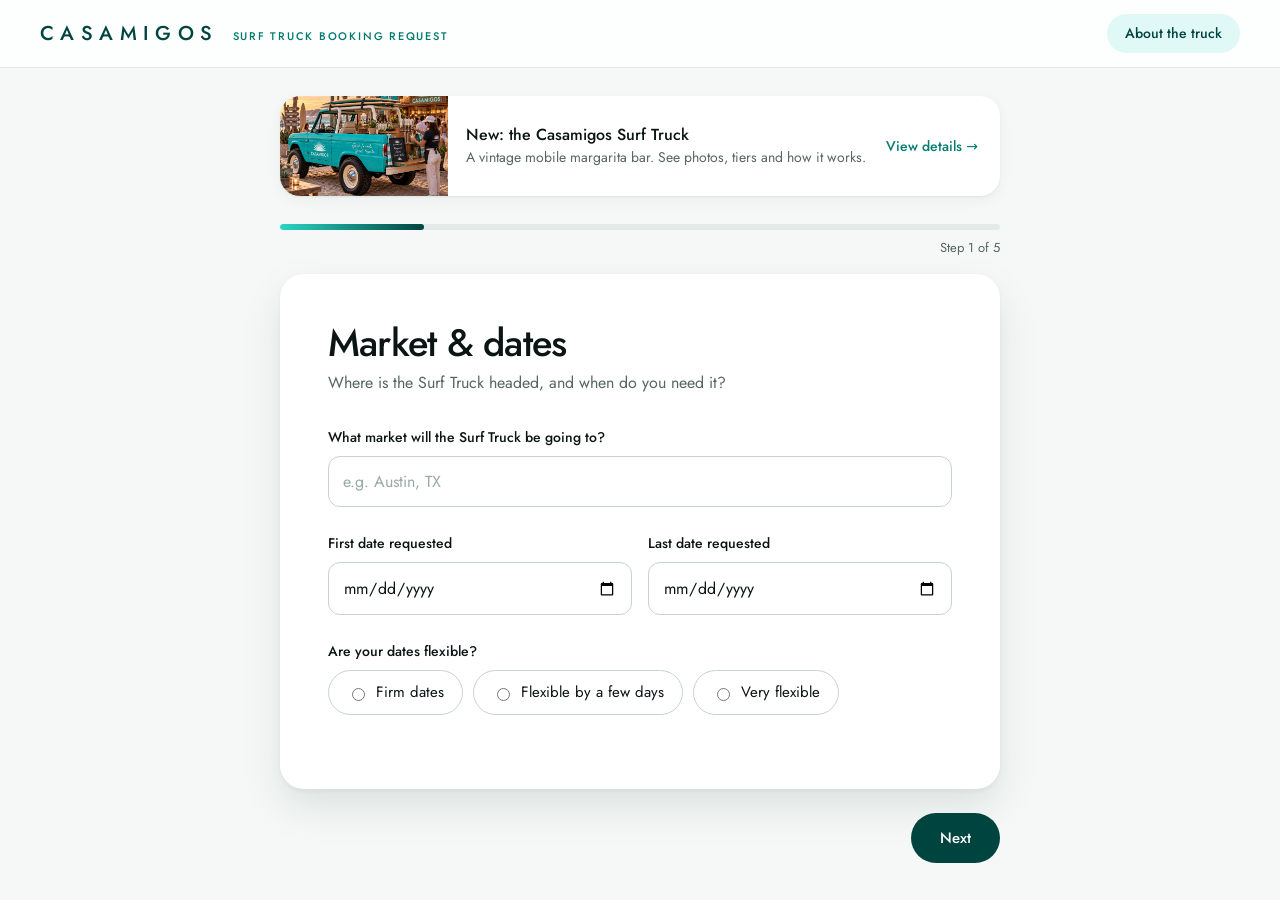
<file: index.html>
<!DOCTYPE html>
<html lang="en">

<head>
  <meta charset="UTF-8" />
  <meta name="viewport" content="width=device-width, initial-scale=1.0" />
  <title>Casamigos Surf Truck Booking Request</title>
  <link rel="preconnect" href="https://fonts.googleapis.com">
  <link rel="preconnect" href="https://fonts.gstatic.com" crossorigin>
  <link href="https://fonts.googleapis.com/css2?family=Jost:wght@300;400;500;600&display=swap" rel="stylesheet">
  <link rel="stylesheet" href="styles.css" />
</head>

<body>

  <header class="app-header">
    <div class="brand">
      <span class="brand-mark">CASAMIGOS</span>
      <span class="brand-sep">|</span>
      <span class="brand-sub">Surf Truck Booking Request</span>
    </div>
    <a class="header-cta" href="truck.html">About the truck</a>
  </header>

  <div class="form-wrap">

    <a class="truck-banner" href="truck.html">
      <img src="images/hero.jpg?v=2" alt="Casamigos Surf Truck" />
      <span class="truck-banner-text">
        <b>New: the Casamigos Surf Truck</b>
        A vintage mobile margarita bar. See photos, tiers and how it works.
      </span>
      <span class="truck-banner-link">View details &rarr;</span>
    </a>

    <div class="progress-wrap">
      <div class="progress-track">
        <div class="progress-fill" id="progressFill"></div>
      </div>
      <div class="step-label" id="stepLabel">Step 1 of 5</div>
    </div>

    <main class="form-shell">

      <!-- STEP 1: MARKET & DATES -->
      <section class="step active" data-step="1">
        <h1>Market &amp; dates</h1>
        <p class="step-desc">Where is the Surf Truck headed, and when do you need it?</p>

        <div class="field">
          <label for="market">What market will the Surf Truck be going to?</label>
          <input type="text" id="market" placeholder="e.g. Austin, TX" />
        </div>

        <div class="field-row">
          <div class="field">
            <label for="startDate">First date requested</label>
            <input type="date" id="startDate" />
          </div>
          <div class="field">
            <label for="endDate">Last date requested</label>
            <input type="date" id="endDate" />
          </div>
        </div>

        <div class="field">
          <label>Are your dates flexible?</label>
          <div class="radio-row">
            <label class="radio-pill"><input type="radio" name="flexible" value="Firm dates"> Firm dates</label>
            <label class="radio-pill"><input type="radio" name="flexible" value="Flexible by a few days"> Flexible by a
              few
              days</label>
            <label class="radio-pill"><input type="radio" name="flexible" value="Very flexible"> Very flexible</label>
          </div>
        </div>
      </section>

      <!-- STEP 2: USAGE -->
      <section class="step" data-step="2">
        <h1>How will the Surf Truck be used?</h1>
        <p class="step-desc">Pick the closest fit. This helps us plan staffing and logistics.</p>

        <div class="asset-grid">
          <div class="asset-card" data-use="Commercial Blitzing">
            <div class="asset-icon">🏪</div>
            <h3>Commercial Blitzing</h3>
            <p class="asset-desc">Multi-stop route to accounts, bars, restaurants and retailers.</p>
          </div>
          <div class="asset-card" data-use="Small Event">
            <div class="asset-icon">🥂</div>
            <h3>Small Event</h3>
            <p class="asset-desc">Private party, account tasting, or local gathering.</p>
          </div>
          <div class="asset-card" data-use="Large Event">
            <div class="asset-icon">🎪</div>
            <h3>Large Event</h3>
            <p class="asset-desc">Festival, concert, sponsorship or major public activation.</p>
          </div>
        </div>

        <div class="field-group" id="usageDetails" hidden>
          <h2 class="subsection-heading">Tell us more</h2>

          <div class="field">
            <label for="eventName" id="eventNameLabel">Event name</label>
            <input type="text" id="eventName" placeholder="e.g. Austin Food + Wine Festival" />
          </div>

          <div class="field" data-use="Small Event,Large Event">
            <label for="attendance">Expected attendance</label>
            <select id="attendance">
              <option value="">Select one</option>
              <option>Under 100</option>
              <option>100–500</option>
              <option>500–2,000</option>
              <option>2,000–10,000</option>
              <option>10,000+</option>
            </select>
          </div>

          <div class="field" data-use="Commercial Blitzing">
            <label for="stops"># of stops planned (multi-stop route)</label>
            <input type="number" id="stops" min="1" placeholder="e.g. 8" />
          </div>

          <div class="field-row">
            <div class="field">
              <label for="dailyStart">Daily start time</label>
              <input type="time" id="dailyStart" value="12:00" />
            </div>
            <div class="field">
              <label for="dailyEnd">Daily end time</label>
              <input type="time" id="dailyEnd" value="18:00" />
            </div>
          </div>

          <div class="field" data-use="Small Event,Large Event">
            <label>Will the truck be parked in a fixed spot or moving?</label>
            <div class="radio-row">
              <label class="radio-pill"><input type="radio" name="mobility" value="Stationary"> Stationary</label>
              <label class="radio-pill"><input type="radio" name="mobility" value="Moving"> Moving</label>
              <label class="radio-pill"><input type="radio" name="mobility" value="Both"> Both</label>
            </div>
          </div>

          <div class="field" data-use="Small Event,Large Event">
            <label>Is this a public or private event?</label>
            <div class="radio-row">
              <label class="radio-pill"><input type="radio" name="publicPrivate" value="Public"> Public</label>
              <label class="radio-pill"><input type="radio" name="publicPrivate" value="Private"> Private</label>
            </div>
          </div>
        </div>
      </section>

      <!-- STEP 3: LOGISTICS -->
      <section class="step" data-step="3">
        <h1>Logistics</h1>
        <p class="step-desc">A few details to make sure the truck arrives ready to go.</p>

        <div class="field">
          <label>Is there a safe, legal parking spot for the truck at each stop or location?</label>
          <div class="radio-row">
            <label class="radio-pill"><input type="radio" name="parking" value="Yes"> Yes</label>
            <label class="radio-pill"><input type="radio" name="parking" value="No"> No</label>
            <label class="radio-pill"><input type="radio" name="parking" value="Not sure"> Not sure</label>
          </div>
        </div>

        <div class="field">
          <label>Are any permits, event passes or venue approvals required?</label>
          <div class="radio-row">
            <label class="radio-pill"><input type="radio" name="permits" value="Yes"> Yes</label>
            <label class="radio-pill"><input type="radio" name="permits" value="No"> No</label>
            <label class="radio-pill"><input type="radio" name="permits" value="Not sure"> Not sure</label>
          </div>
        </div>

        <div class="field">
          <label>Will samples be poured or served from the truck?</label>
          <div class="radio-row">
            <label class="radio-pill"><input type="radio" name="sampling" value="Yes"> Yes</label>
            <label class="radio-pill"><input type="radio" name="sampling" value="No"> No</label>
            <label class="radio-pill"><input type="radio" name="sampling" value="Not sure"> Not sure</label>
          </div>
        </div>

        <div class="field">
          <label>Who will staff the truck on-site?</label>
          <div class="radio-row">
            <label class="radio-pill"><input type="radio" name="staffing" value="Market team"> Market team</label>
            <label class="radio-pill"><input type="radio" name="staffing" value="Brand ambassadors / agency"> Brand
              ambassadors / agency</label>
            <label class="radio-pill"><input type="radio" name="staffing" value="Need help"> Need help</label>
          </div>
        </div>

        <div class="field">
          <label for="deliveryAddress">Event Address</label>
          <input type="text" id="deliveryAddress" placeholder="Street address, city, state" />
        </div>

        <div class="field">
          <label for="notes">Additional notes or special requests</label>
          <textarea id="notes" rows="3" placeholder="Anything else the team should know"></textarea>
        </div>
      </section>

      <!-- STEP 4: CONTACT -->
      <section class="step" data-step="4">
        <h1>Primary contact</h1>
        <p class="step-desc">Who is the primary point of contact for the market?</p>

        <div class="field">
          <label for="pocName">Primary point of contact</label>
          <input type="text" id="pocName" placeholder="Jane Doe" />
        </div>

        <div class="field-row">
          <div class="field">
            <label for="pocEmail">Point of contact email</label>
            <input type="email" id="pocEmail" placeholder="jane@example.com" />
          </div>
          <div class="field">
            <label for="pocPhone">Point of contact phone number</label>
            <input type="tel" id="pocPhone" placeholder="(555) 555-5555" />
          </div>
        </div>

        <div class="field">
          <label for="pocRole">Role / title (optional)</label>
          <input type="text" id="pocRole" placeholder="e.g. Market Manager" />
        </div>
      </section>

      <!-- STEP 5: REVIEW -->
      <section class="step" data-step="5">
        <h1>Review &amp; submit</h1>
        <p class="step-desc">Confirm the details below before sending your request.</p>

        <div class="review-card">
          <div class="review-row"><span>Market</span><span id="rvMarket">—</span></div>
          <div class="review-row"><span>Dates</span><span id="rvDates">—</span></div>
          <div class="review-row"><span>Duration</span><span id="rvDuration">—</span></div>
          <div class="review-row"><span>Usage</span><span id="rvUse">—</span></div>
          <div class="review-row"><span>Contact</span><span id="rvContact">—</span></div>
          <div class="review-row"><span>Phone</span><span id="rvPhone">—</span></div>
        </div>

        <button class="btn-primary btn-submit" id="submitBtn">Request the Surf Truck</button>
      </section>

      <!-- CONFIRMATION -->
      <section class="step" data-step="confirm">
        <div class="confirm-wrap">
          <div class="confirm-check">✓</div>
          <h1>Your request has been submitted</h1>
          <p class="step-desc">Submitted <span id="confirmTime"></span>. The team will follow up at
            <span id="confirmEmail">your email</span> with next steps.
          </p>
        </div>

        <ol class="workflow-tracker">
          <li class="workflow-step done">
            <span class="workflow-dot">1</span>
            <div class="workflow-copy">
              <h3>Submitted</h3>
              <p>Your request has been received and logged.</p>
            </div>
          </li>
          <li class="workflow-step">
            <span class="workflow-dot">2</span>
            <div class="workflow-copy">
              <h3>Review</h3>
              <p>The team checks truck availability and logistics for your market and dates.</p>
            </div>
          </li>
          <li class="workflow-step">
            <span class="workflow-dot">3</span>
            <div class="workflow-copy">
              <h3>Approved &amp; scheduled</h3>
              <p>Your booking is confirmed and added to the Surf Truck calendar.</p>
            </div>
          </li>
          <li class="workflow-step">
            <span class="workflow-dot">4</span>
            <div class="workflow-copy">
              <h3>Delivery &amp; execution</h3>
              <p>The truck arrives in market and your activation runs.</p>
            </div>
          </li>
          <li class="workflow-step">
            <span class="workflow-dot">5</span>
            <div class="workflow-copy">
              <h3>Return &amp; recap</h3>
              <p>The truck is returned and a post-activation recap is shared.</p>
            </div>
          </li>
        </ol>
      </section>

      <!-- NAV -->
      <div class="nav-row">
        <button class="btn-secondary" id="backBtn">Back</button>
        <button class="btn-primary" id="nextBtn">Next</button>
      </div>

    </main>

  </div>

  <script src="script.js"></script>
</body>

</html>
</file>
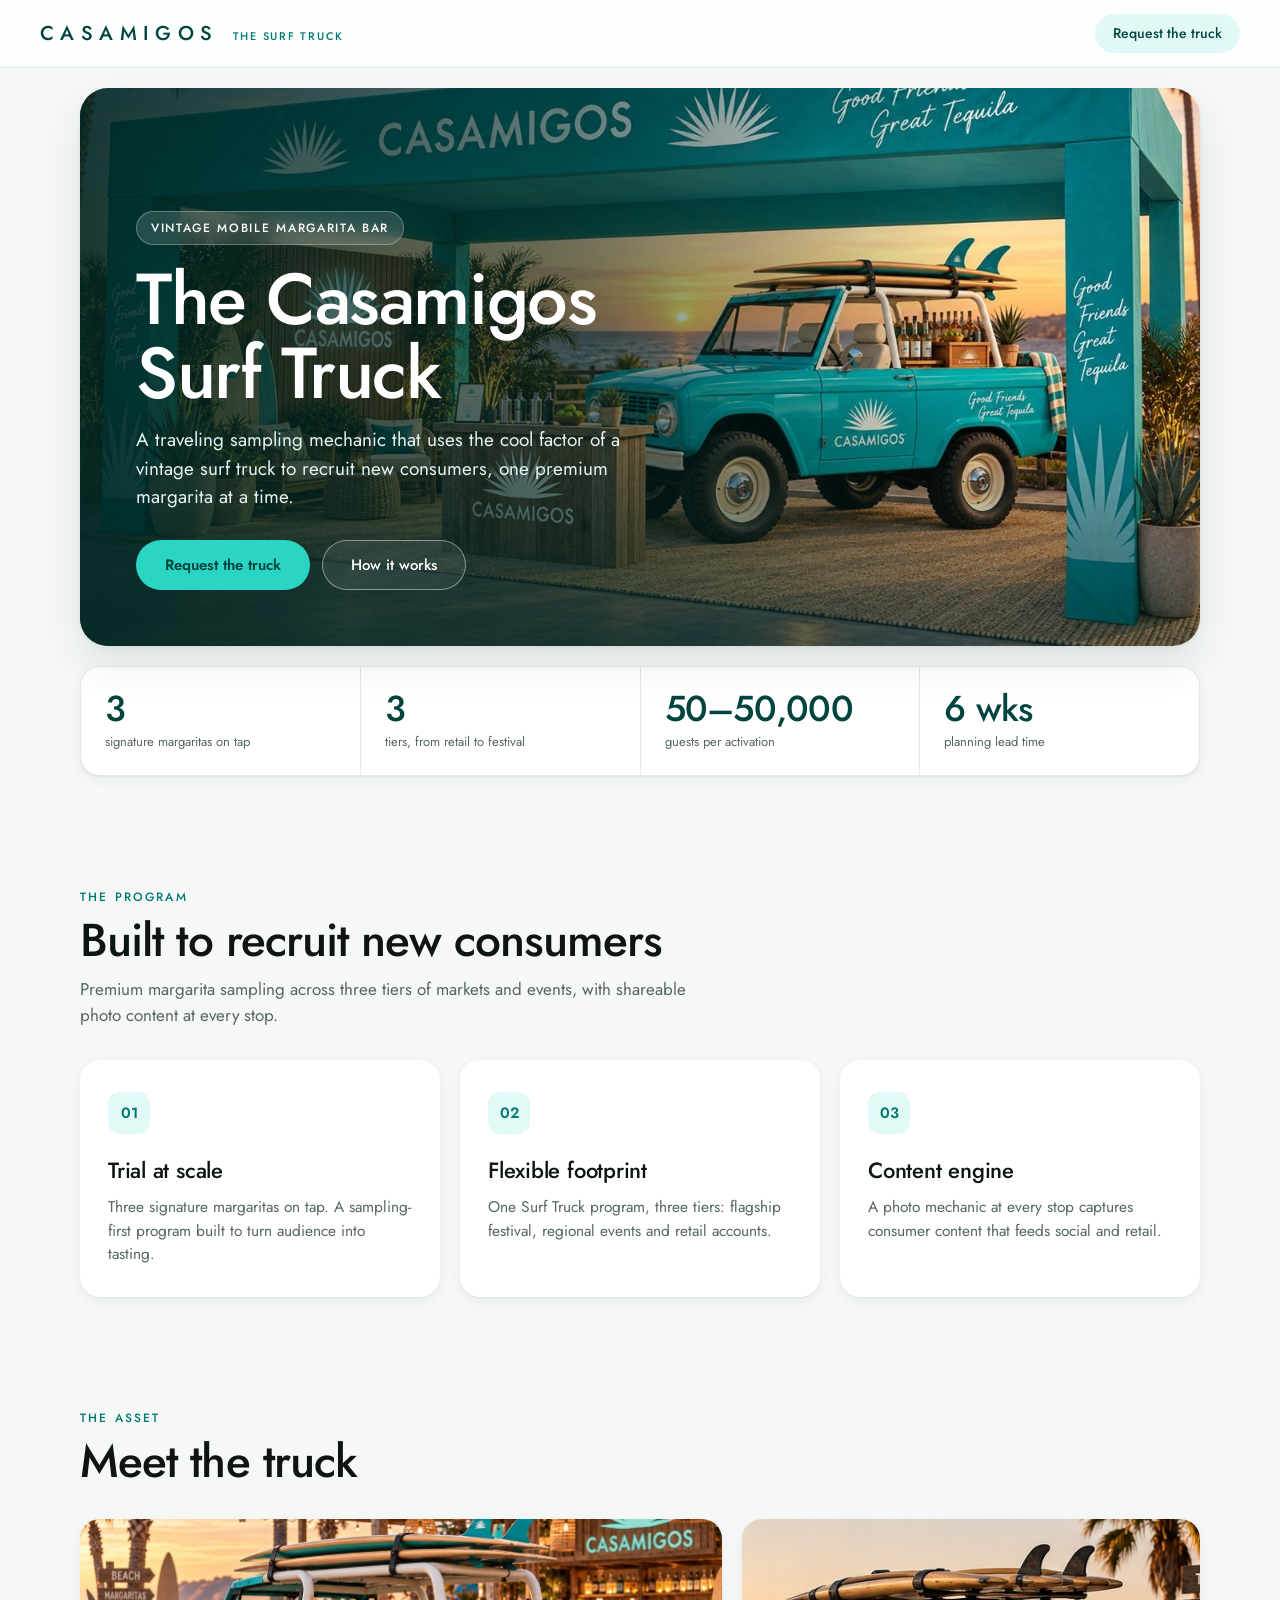
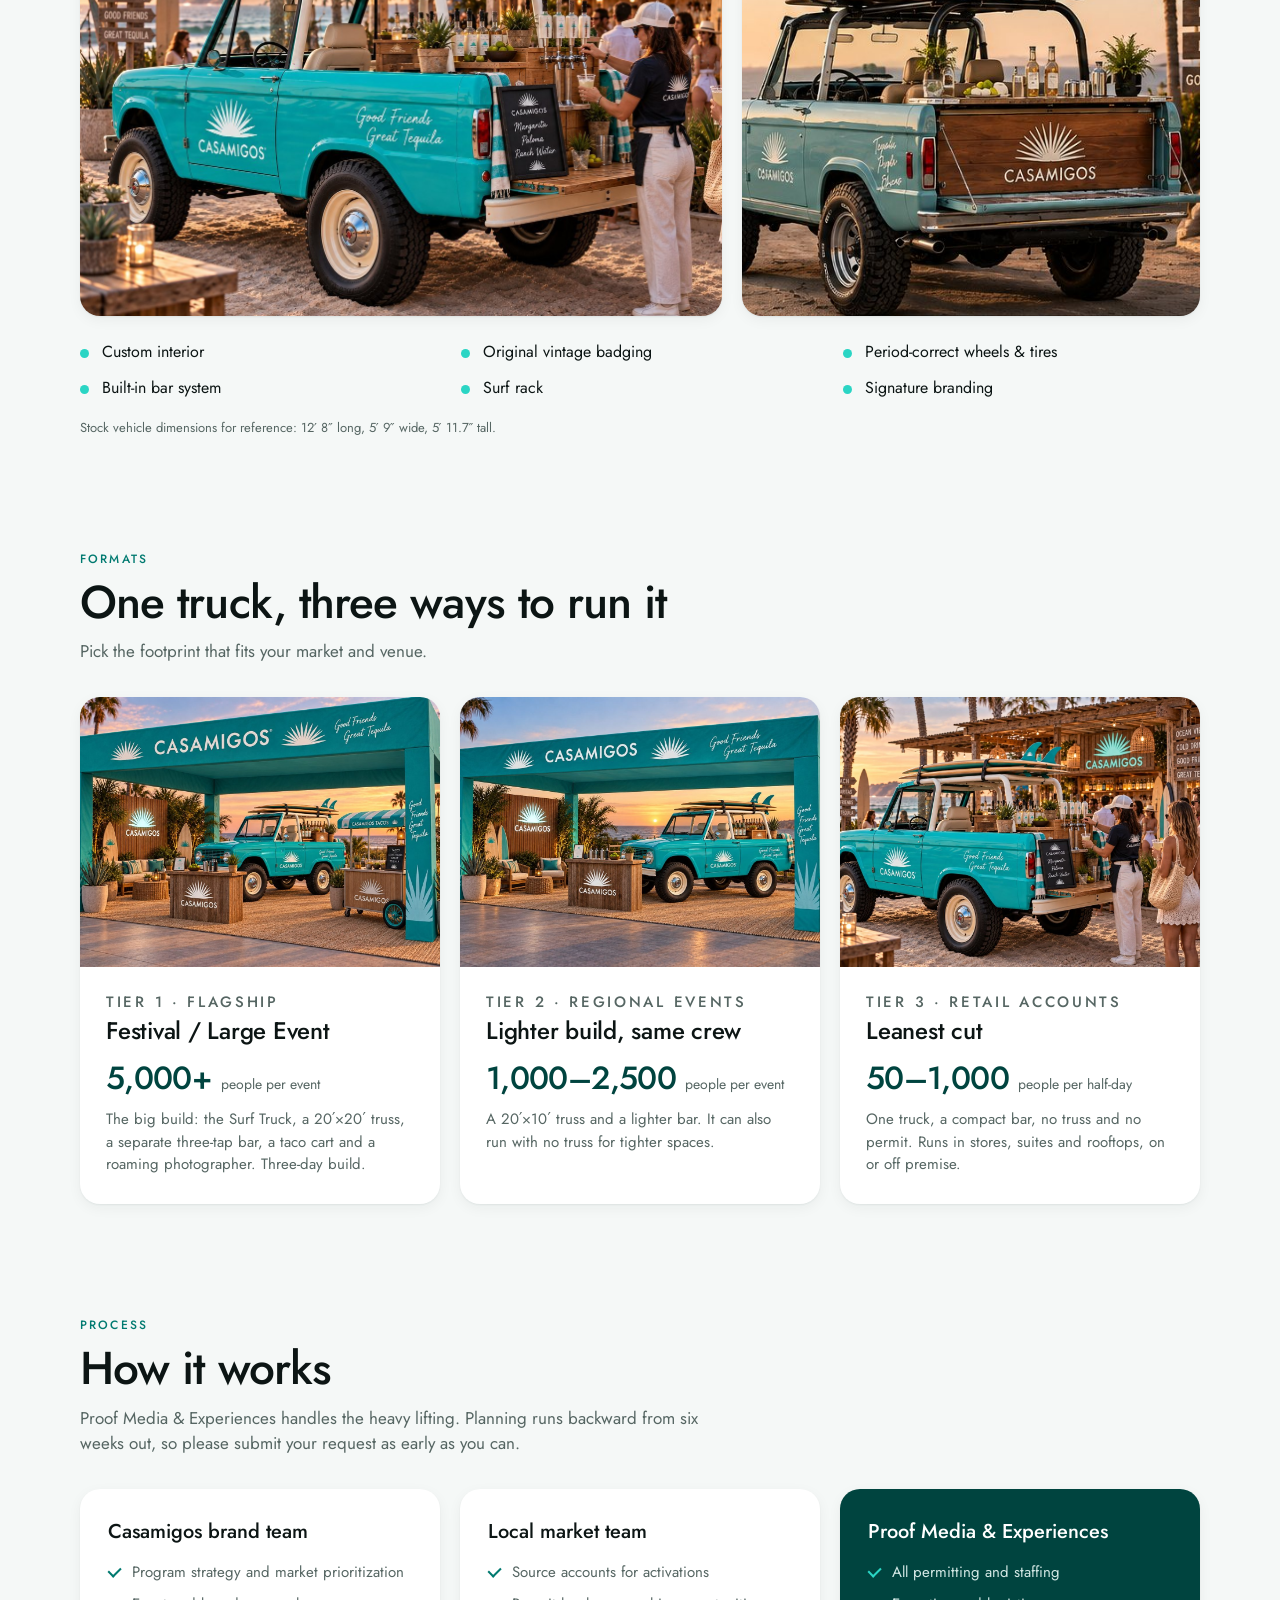
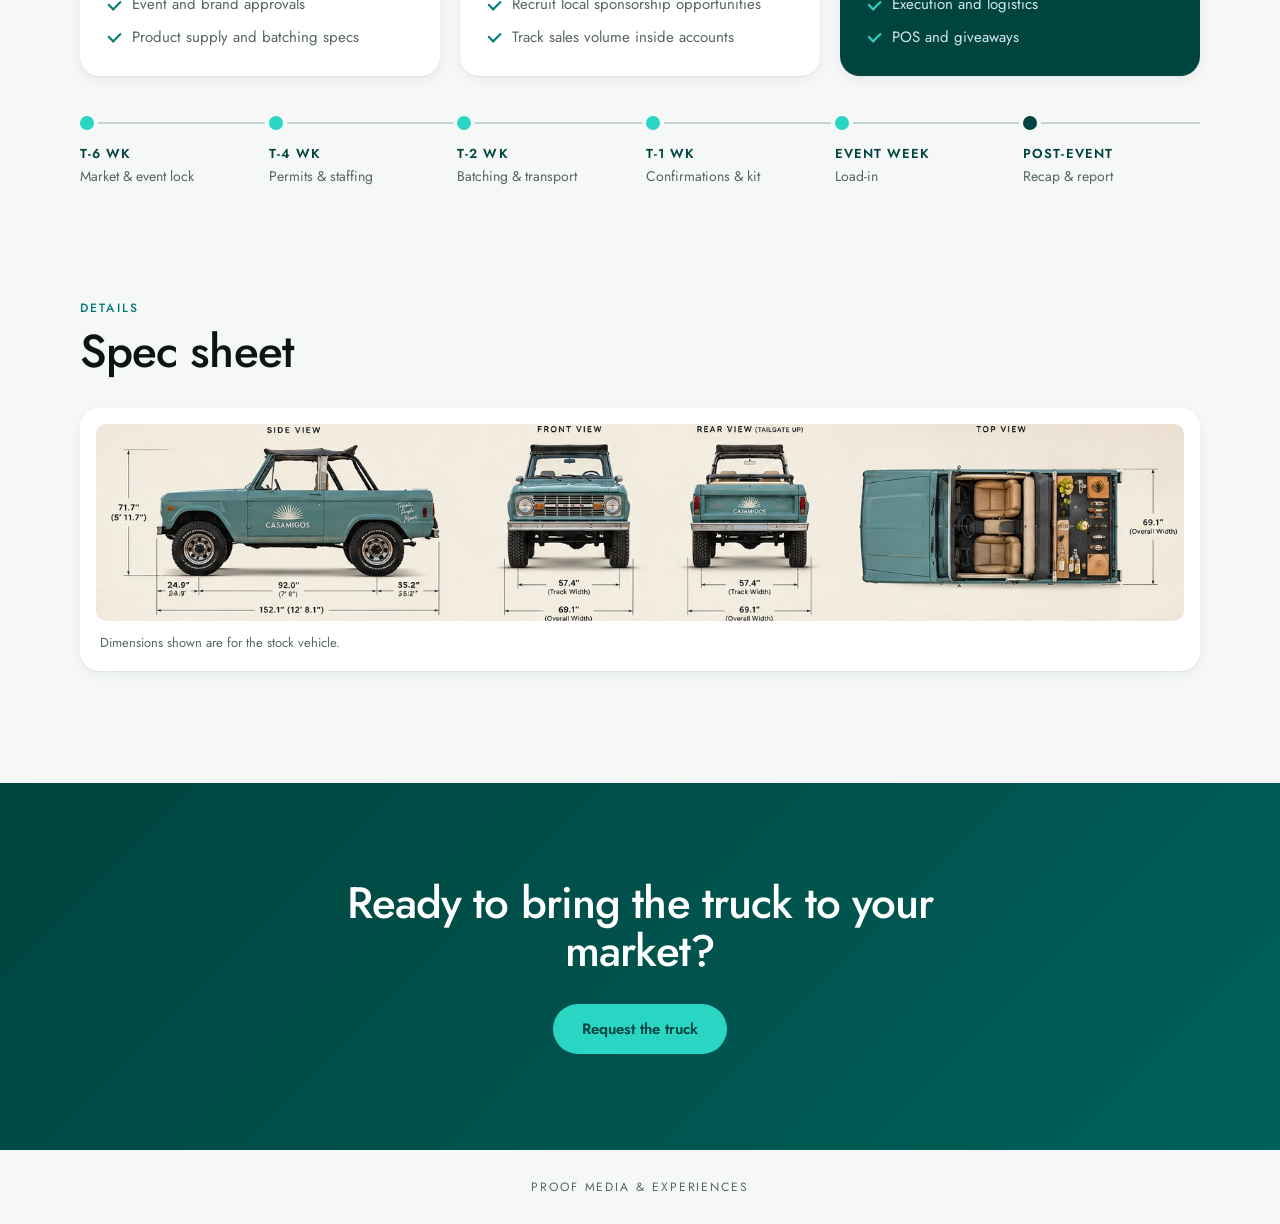
<file: truck.html>
<!DOCTYPE html>
<html lang="en">

<head>
  <meta charset="UTF-8" />
  <meta name="viewport" content="width=device-width, initial-scale=1.0" />
  <title>The Casamigos Surf Truck</title>
  <link rel="preconnect" href="https://fonts.googleapis.com">
  <link rel="preconnect" href="https://fonts.gstatic.com" crossorigin>
  <link href="https://fonts.googleapis.com/css2?family=Jost:wght@300;400;500;600&display=swap" rel="stylesheet">
  <link rel="stylesheet" href="styles.css" />
</head>

<body>

  <header class="app-header">
    <div class="brand">
      <span class="brand-mark">CASAMIGOS</span>
      <span class="brand-sub">The Surf Truck</span>
    </div>
    <a class="header-cta" href="index.html">Request the truck</a>
  </header>

  <main>

    <!-- HERO -->
    <div class="container">
      <section class="hero" style="background-image:url('images/tier2.jpg?v=2')">
        <div class="hero-content">
          <span class="hero-pill">Vintage Mobile Margarita Bar</span>
          <h1 class="hero-title">The Casamigos Surf Truck</h1>
          <p class="hero-copy">A traveling sampling mechanic that uses the cool factor of a vintage surf truck to recruit
            new consumers, one premium margarita at a time.</p>
          <div class="hero-actions">
            <a class="btn-primary btn-teal" href="index.html">Request the truck</a>
            <a class="btn-primary btn-ghost" href="#how">How it works</a>
          </div>
        </div>
      </section>

      <div class="stats">
        <div class="stat"><b>3</b><span>signature margaritas on tap</span></div>
        <div class="stat"><b>3</b><span>tiers, from retail to festival</span></div>
        <div class="stat"><b>50–50,000</b><span>guests per activation</span></div>
        <div class="stat"><b>6 wks</b><span>planning lead time</span></div>
      </div>
    </div>

    <!-- PILLARS -->
    <section class="section container reveal">
      <div class="section-head">
        <p class="eyebrow">The program</p>
        <h2 class="section-title">Built to recruit new consumers</h2>
        <p class="section-sub">Premium margarita sampling across three tiers of markets and events, with shareable
          photo content at every stop.</p>
      </div>
      <div class="pillars">
        <div class="pillar">
          <span class="pillar-num">01</span>
          <h3>Trial at scale</h3>
          <p>Three signature margaritas on tap. A sampling-first program built to turn audience into tasting.</p>
        </div>
        <div class="pillar">
          <span class="pillar-num">02</span>
          <h3>Flexible footprint</h3>
          <p>One Surf Truck program, three tiers: flagship festival, regional events and retail accounts.</p>
        </div>
        <div class="pillar">
          <span class="pillar-num">03</span>
          <h3>Content engine</h3>
          <p>A photo mechanic at every stop captures consumer content that feeds social and retail.</p>
        </div>
      </div>
    </section>

    <!-- THE TRUCK -->
    <section class="section container reveal">
      <div class="section-head">
        <p class="eyebrow">The asset</p>
        <h2 class="section-title">Meet the truck</h2>
      </div>
      <div class="gallery">
        <img src="images/hero.jpg?v=2" alt="Casamigos Surf Truck, side view with surfboards on the roof"
          loading="lazy" />
        <img src="images/truck-rear.jpg?v=2" alt="Casamigos Surf Truck rear view with tailgate bar" loading="lazy" />
      </div>
      <ul class="features">
        <li>Custom interior</li>
        <li>Original vintage badging</li>
        <li>Period-correct wheels &amp; tires</li>
        <li>Built-in bar system</li>
        <li>Surf rack</li>
        <li>Signature branding</li>
      </ul>
      <p class="fine-print">Stock vehicle dimensions for reference: 12′ 8″ long, 5′ 9″ wide, 5′ 11.7″ tall.</p>
    </section>

    <!-- TIERS -->
    <section class="section container reveal">
      <div class="section-head">
        <p class="eyebrow">Formats</p>
        <h2 class="section-title">One truck, three ways to run it</h2>
        <p class="section-sub">Pick the footprint that fits your market and venue.</p>
      </div>
      <div class="tiers">
        <article class="tier">
          <img src="images/tier1.jpg?v=2" alt="Flagship build with truss, bar, taco cart and the Surf Truck"
            loading="lazy" />
          <div class="tier-body">
            <p class="eyebrow">Tier 1 · Flagship</p>
            <h3>Festival / Large Event</h3>
            <p class="tier-people">5,000+ <span>people per event</span></p>
            <p>The big build: the Surf Truck, a 20′×20′ truss, a separate three-tap bar, a taco cart and a roaming
              photographer. Three-day build.</p>
          </div>
        </article>
        <article class="tier">
          <img src="images/tier2.jpg?v=2" alt="Regional event build with truss and Surf Truck" loading="lazy" />
          <div class="tier-body">
            <p class="eyebrow">Tier 2 · Regional events</p>
            <h3>Lighter build, same crew</h3>
            <p class="tier-people">1,000–2,500 <span>people per event</span></p>
            <p>A 20′×10′ truss and a lighter bar. It can also run with no truss for tighter spaces.</p>
          </div>
        </article>
        <article class="tier">
          <img src="images/tier3.jpg?v=2" alt="Surf Truck pouring margaritas for guests at an account" loading="lazy" />
          <div class="tier-body">
            <p class="eyebrow">Tier 3 · Retail accounts</p>
            <h3>Leanest cut</h3>
            <p class="tier-people">50–1,000 <span>people per half-day</span></p>
            <p>One truck, a compact bar, no truss and no permit. Runs in stores, suites and rooftops, on or off
              premise.</p>
          </div>
        </article>
      </div>
    </section>

    <!-- HOW IT WORKS -->
    <section class="section container reveal" id="how">
      <div class="section-head">
        <p class="eyebrow">Process</p>
        <h2 class="section-title">How it works</h2>
        <p class="section-sub">Proof Media &amp; Experiences handles the heavy lifting. Planning runs backward from
          six weeks out, so please submit your request as early as you can.</p>
      </div>
      <div class="owners">
        <div class="owner">
          <h3>Casamigos brand team</h3>
          <ul>
            <li>Program strategy and market prioritization</li>
            <li>Event and brand approvals</li>
            <li>Product supply and batching specs</li>
          </ul>
        </div>
        <div class="owner">
          <h3>Local market team</h3>
          <ul>
            <li>Source accounts for activations</li>
            <li>Recruit local sponsorship opportunities</li>
            <li>Track sales volume inside accounts</li>
          </ul>
        </div>
        <div class="owner owner-proof">
          <h3>Proof Media &amp; Experiences</h3>
          <ul>
            <li>All permitting and staffing</li>
            <li>Execution and logistics</li>
            <li>POS and giveaways</li>
          </ul>
        </div>
      </div>
      <ol class="timeline">
        <li><b>T-6 wk</b>Market &amp; event lock</li>
        <li><b>T-4 wk</b>Permits &amp; staffing</li>
        <li><b>T-2 wk</b>Batching &amp; transport</li>
        <li><b>T-1 wk</b>Confirmations &amp; kit</li>
        <li><b>Event week</b>Load-in</li>
        <li><b>Post-event</b>Recap &amp; report</li>
      </ol>
    </section>

    <!-- SPEC SHEET -->
    <section class="section container reveal">
      <div class="section-head">
        <p class="eyebrow">Details</p>
        <h2 class="section-title">Spec sheet</h2>
      </div>
      <figure class="spec-sheet">
        <img src="images/truck-specs.jpg?v=2" alt="Surf Truck spec sheet with views, dimensions and details"
          loading="lazy" />
        <figcaption>Dimensions shown are for the stock vehicle.</figcaption>
      </figure>
    </section>

    <!-- CTA -->
    <section class="cta-band">
      <h2>Ready to bring the truck to your market?</h2>
      <a class="btn-primary btn-teal" href="index.html">Request the truck</a>
    </section>

  </main>

  <footer class="site-footer">Proof Media &amp; Experiences</footer>

  <script src="reveal.js"></script>
</body>

</html>
</file>
<file: styles.css>
:root {
  --green: #00443f;           /* Casamigos deep green */
  --green-2: #006a62;
  --teal: #2ad5c4;            /* Casamigos teal */
  --teal-ink: #007a70;        /* teal that passes contrast on white */
  --teal-soft: rgba(42, 213, 196, 0.14);
  --ink: #0c1514;
  --ink-soft: #566663;
  --line: #e3ebe9;
  --line-strong: #c5d4d1;
  --bg: #f5f8f7;
  --surface: #ffffff;
  --radius: 20px;
  --radius-sm: 12px;
  --shadow-sm: 0 1px 2px rgba(0, 40, 36, 0.06), 0 4px 14px rgba(0, 40, 36, 0.05);
  --shadow: 0 2px 4px rgba(0, 40, 36, 0.05), 0 18px 40px rgba(0, 40, 36, 0.10);
  --gutter: clamp(20px, 5vw, 40px);
  --font: 'Jost', 'Futura', system-ui, sans-serif;
}

* { box-sizing: border-box; }
html { scroll-behavior: smooth; -webkit-text-size-adjust: 100%; }
[hidden] { display: none !important; }

body {
  margin: 0;
  font-family: var(--font);
  background: var(--bg);
  color: var(--ink);
  min-height: 100vh;
  line-height: 1.5;
  -webkit-font-smoothing: antialiased;
}

img { max-width: 100%; }

.container {
  width: min(1120px, 100% - 2 * var(--gutter));
  margin-inline: auto;
}

/* ---------- Header ---------- */
.app-header {
  position: sticky;
  top: 0;
  z-index: 20;
  display: flex;
  align-items: center;
  justify-content: space-between;
  gap: 16px;
  padding: 14px var(--gutter);
  background: rgba(255, 255, 255, 0.82);
  backdrop-filter: saturate(1.4) blur(14px);
  -webkit-backdrop-filter: saturate(1.4) blur(14px);
  border-bottom: 1px solid var(--line);
}

.brand { display: flex; align-items: baseline; gap: 14px; min-width: 0; }
.brand-mark {
  font-size: 20px;
  font-weight: 500;
  letter-spacing: 0.32em;
  color: var(--green);
}
.brand-sep { display: none; }
.brand-sub {
  font-size: 11px;
  font-weight: 500;
  letter-spacing: 0.16em;
  text-transform: uppercase;
  color: var(--teal-ink);
}

.header-cta {
  flex: none;
  text-decoration: none;
  font-size: 14px;
  font-weight: 500;
  color: var(--green);
  background: var(--teal-soft);
  padding: 9px 18px;
  border-radius: 999px;
  transition: background 0.15s, color 0.15s;
}
.header-cta:hover { background: var(--green); color: #fff; }

/* ---------- Buttons ---------- */
.btn-primary, .btn-secondary {
  font-family: inherit;
  font-size: 15px;
  font-weight: 500;
  padding: 13px 28px;
  border-radius: 999px;
  border: 1px solid transparent;
  cursor: pointer;
  text-decoration: none;
  display: inline-block;
  transition: background 0.15s, color 0.15s, transform 0.15s, box-shadow 0.15s;
}
.btn-primary { background: var(--green); color: #fff; }
.btn-primary:hover { background: var(--green-2); transform: translateY(-1px); box-shadow: var(--shadow-sm); }
.btn-secondary { background: transparent; color: var(--ink); border-color: var(--line-strong); }
.btn-secondary:hover { background: var(--surface); }
.btn-secondary:disabled { visibility: hidden; }
.btn-submit { width: 100%; padding: 16px; font-size: 16px; }

.btn-teal { background: var(--teal); color: var(--green); font-weight: 600; }
.btn-teal:hover { background: #fff; color: var(--green); }
.btn-ghost { color: #fff; border-color: rgba(255, 255, 255, 0.45); background: rgba(255, 255, 255, 0.08); }
.btn-ghost:hover { background: rgba(255, 255, 255, 0.2); }

/* ======================================================
   TRUCK PAGE
   ====================================================== */
.eyebrow {
  font-size: 12px;
  font-weight: 500;
  letter-spacing: 0.18em;
  text-transform: uppercase;
  color: var(--teal-ink);
  margin: 0 0 10px;
}

.hero {
  position: relative;
  margin-top: 20px;
  min-height: clamp(460px, 62vh, 620px);
  border-radius: 28px;
  overflow: hidden;
  background-size: cover;
  background-position: 70% 60%;
  display: flex;
  align-items: flex-end;
  box-shadow: var(--shadow);
}
.hero::before {
  content: '';
  position: absolute;
  inset: 0;
  background:
    linear-gradient(90deg, rgba(0, 38, 34, 0.88) 0%, rgba(0, 38, 34, 0.55) 45%, rgba(0, 38, 34, 0) 80%),
    linear-gradient(0deg, rgba(0, 38, 34, 0.55) 0%, rgba(0, 38, 34, 0) 45%);
}
.hero-content {
  position: relative;
  padding: clamp(28px, 5vw, 56px);
  max-width: 640px;
}
.hero-pill {
  display: inline-block;
  font-size: 12px;
  letter-spacing: 0.14em;
  text-transform: uppercase;
  font-weight: 500;
  color: #fff;
  background: rgba(255, 255, 255, 0.14);
  border: 1px solid rgba(255, 255, 255, 0.28);
  backdrop-filter: blur(8px);
  padding: 7px 14px;
  border-radius: 999px;
  margin-bottom: 18px;
}
.hero-title {
  font-size: clamp(40px, 6.4vw, 72px);
  line-height: 1.02;
  font-weight: 500;
  letter-spacing: -0.02em;
  color: #fff;
  margin: 0 0 16px;
}
.hero-copy { font-size: clamp(16px, 1.6vw, 19px); color: #e4f3f1; margin: 0 0 28px; max-width: 520px; }
.hero-actions { display: flex; flex-wrap: wrap; gap: 12px; }

.stats {
  display: grid;
  grid-template-columns: repeat(4, 1fr);
  gap: 1px;
  background: var(--line);
  border: 1px solid var(--line);
  border-radius: var(--radius);
  overflow: hidden;
  margin-top: 20px;
  box-shadow: var(--shadow-sm);
}
.stat { background: var(--surface); padding: 22px 24px; }
.stat b { display: block; font-size: clamp(26px, 3vw, 36px); font-weight: 500; color: var(--green); letter-spacing: -0.02em; line-height: 1.1; }
.stat span { font-size: 13px; color: var(--ink-soft); }

.section { padding-top: clamp(64px, 9vw, 112px); }
.section-head { max-width: 640px; margin-bottom: 32px; }
.section-title {
  font-size: clamp(30px, 4.2vw, 46px);
  font-weight: 500;
  letter-spacing: -0.02em;
  line-height: 1.08;
  color: var(--ink);
  margin: 0;
}
.section-sub { font-size: 17px; color: var(--ink-soft); margin: 12px 0 0; }

.pillars { display: grid; grid-template-columns: repeat(3, 1fr); gap: 20px; }
.pillar {
  background: var(--surface);
  border-radius: var(--radius);
  padding: 32px 28px;
  box-shadow: var(--shadow-sm);
}
.pillar-num {
  display: inline-grid;
  place-items: center;
  width: 42px;
  height: 42px;
  border-radius: 12px;
  background: var(--teal-soft);
  color: var(--teal-ink);
  font-weight: 600;
  font-size: 15px;
  margin-bottom: 20px;
}
.pillar h3 { margin: 0 0 8px; font-size: 22px; font-weight: 500; letter-spacing: -0.01em; }
.pillar p { margin: 0; color: var(--ink-soft); font-size: 15.5px; }

/* Gallery */
.gallery { display: grid; grid-template-columns: 1.4fr 1fr; gap: 20px; }
.gallery img {
  width: 100%;
  height: 100%;
  min-height: 280px;
  object-fit: cover;
  display: block;
  border-radius: var(--radius);
  box-shadow: var(--shadow-sm);
}
.features {
  list-style: none;
  padding: 0;
  margin: 24px 0 0;
  display: grid;
  grid-template-columns: repeat(3, 1fr);
  gap: 12px 24px;
}
.features li {
  position: relative;
  padding-left: 22px;
  font-size: 16px;
}
.features li::before {
  content: '';
  position: absolute;
  left: 0;
  top: 0.55em;
  width: 9px;
  height: 9px;
  border-radius: 50%;
  background: var(--teal);
}
.fine-print { font-size: 13px; color: var(--ink-soft); margin: 18px 0 0; }

/* Tiers */
.tiers { display: grid; grid-template-columns: repeat(3, 1fr); gap: 20px; }
.tier {
  background: var(--surface);
  border-radius: var(--radius);
  overflow: hidden;
  box-shadow: var(--shadow-sm);
  display: flex;
  flex-direction: column;
  transition: transform 0.2s, box-shadow 0.2s;
}
.tier:hover { transform: translateY(-4px); box-shadow: var(--shadow); }
.tier img { width: 100%; aspect-ratio: 4 / 3; object-fit: cover; display: block; }
.tier-body { padding: 24px 26px 28px; display: flex; flex-direction: column; flex: 1; }
.tier-body h3 { margin: 0 0 6px; font-size: 24px; font-weight: 500; letter-spacing: -0.01em; }
.tier-body .tier-people { font-size: 32px; font-weight: 500; color: var(--green); letter-spacing: -0.02em; margin: 6px 0 12px; line-height: 1.1; }
.tier-body .tier-people span { font-size: 14px; color: var(--ink-soft); font-weight: 400; letter-spacing: 0; }
.tier-body p { margin: 0; color: var(--ink-soft); font-size: 15px; }

/* How it works */
.owners { display: grid; grid-template-columns: repeat(3, 1fr); gap: 20px; }
.owner {
  background: var(--surface);
  border-radius: var(--radius);
  padding: 28px;
  box-shadow: var(--shadow-sm);
}
.owner h3 { margin: 0 0 14px; font-size: 20px; font-weight: 500; }
.owner ul { list-style: none; margin: 0; padding: 0; display: grid; gap: 10px; }
.owner li { position: relative; padding-left: 24px; font-size: 15px; color: var(--ink-soft); }
.owner li::before {
  content: '';
  position: absolute;
  left: 2px;
  top: 0.5em;
  width: 10px;
  height: 6px;
  border-left: 2px solid var(--teal-ink);
  border-bottom: 2px solid var(--teal-ink);
  transform: rotate(-45deg) translateY(-2px);
}
.owner-proof { background: var(--green); }
.owner-proof .eyebrow { color: var(--teal); }
.owner-proof h3 { color: #fff; }
.owner-proof li { color: #d3e8e5; }
.owner-proof li::before { border-color: var(--teal); }

.timeline {
  list-style: none;
  display: grid;
  grid-template-columns: repeat(6, 1fr);
  gap: 12px;
  padding: 0;
  margin: 40px 0 0;
}
.timeline li { position: relative; padding-top: 28px; font-size: 14px; color: var(--ink-soft); }
.timeline li::before {
  content: '';
  position: absolute;
  top: 6px;
  left: 0;
  right: -12px;
  height: 2px;
  background: var(--line-strong);
}
.timeline li:last-child::before { right: 0; }
.timeline li::after {
  content: '';
  position: absolute;
  top: 0;
  left: 0;
  width: 14px;
  height: 14px;
  border-radius: 50%;
  background: var(--teal);
  box-shadow: 0 0 0 4px var(--bg);
}
.timeline li:last-child::after { background: var(--green); }
.timeline b { display: block; font-weight: 600; color: var(--green); font-size: 13px; letter-spacing: 0.08em; text-transform: uppercase; margin-bottom: 2px; }

.spec-sheet { margin: 0; background: var(--surface); border-radius: var(--radius); padding: 16px; box-shadow: var(--shadow-sm); }
.spec-sheet img { width: 100%; display: block; border-radius: 10px; }
.spec-sheet figcaption { font-size: 13px; color: var(--ink-soft); margin: 12px 4px 2px; }

.cta-band {
  margin-top: clamp(64px, 9vw, 112px);
  background: linear-gradient(135deg, var(--green) 0%, #00605a 100%);
  text-align: center;
  padding: clamp(56px, 8vw, 96px) var(--gutter);
}
.cta-band h2 { color: #fff; margin: 0 auto 28px; font-size: clamp(28px, 4vw, 44px); font-weight: 500; letter-spacing: -0.02em; line-height: 1.1; max-width: 640px; }
.site-footer { text-align: center; font-size: 12px; letter-spacing: 0.16em; text-transform: uppercase; color: var(--ink-soft); padding: 28px var(--gutter); }

/* Scroll reveal (only when JS is running) */
.js .reveal { opacity: 0; transform: translateY(18px); transition: opacity 0.6s ease, transform 0.6s ease; }
.js .reveal.in { opacity: 1; transform: none; }
@media (prefers-reduced-motion: reduce) {
  .js .reveal { opacity: 1; transform: none; transition: none; }
  html { scroll-behavior: auto; }
}

/* ======================================================
   FORM PAGE
   ====================================================== */
.form-wrap { width: min(720px, 100% - 2 * var(--gutter)); margin-inline: auto; }

.truck-banner {
  display: flex;
  align-items: center;
  gap: 18px;
  margin-top: 28px;
  background: var(--surface);
  border-radius: var(--radius);
  box-shadow: var(--shadow-sm);
  text-decoration: none;
  color: var(--ink);
  overflow: hidden;
  transition: box-shadow 0.2s, transform 0.2s;
}
.truck-banner:hover { box-shadow: var(--shadow); transform: translateY(-2px); }
.truck-banner img { width: 168px; height: 100px; object-fit: cover; display: block; flex: none; }
.truck-banner-text { flex: 1; font-size: 14px; color: var(--ink-soft); line-height: 1.4; padding: 10px 0; }
.truck-banner-text b { display: block; color: var(--ink); font-size: 16px; font-weight: 500; margin-bottom: 2px; }
.truck-banner-link { color: var(--teal-ink); font-weight: 500; font-size: 14px; padding-right: 22px; white-space: nowrap; }

.progress-wrap { padding: 28px 0 0; }
.progress-track { height: 6px; background: var(--line); border-radius: 999px; overflow: hidden; }
.progress-fill { height: 100%; width: 20%; background: linear-gradient(90deg, var(--teal), var(--green)); border-radius: 999px; transition: width 0.35s ease; }
.step-label { font-size: 13px; color: var(--ink-soft); margin-top: 8px; text-align: right; }

.form-shell { margin: 16px auto 96px; width: 100%; }

.step {
  display: none;
  background: var(--surface);
  border-radius: 24px;
  box-shadow: var(--shadow);
  padding: clamp(24px, 5vw, 48px);
  animation: fadeIn 0.3s ease;
}
.step.active { display: block; }
@keyframes fadeIn { from { opacity: 0; transform: translateY(6px); } to { opacity: 1; transform: none; } }

.step h1 { font-size: clamp(28px, 4vw, 38px); font-weight: 500; letter-spacing: -0.02em; line-height: 1.1; margin: 0 0 8px; }
.step h2 { font-size: 18px; font-weight: 500; margin: 0 0 16px; }
.step-desc { color: var(--ink-soft); font-size: 16px; margin: 0 0 32px; }

.field { margin-bottom: 26px; }
.field-row { display: grid; grid-template-columns: 1fr 1fr; gap: 16px; }
.field-group { margin-bottom: 26px; padding: 22px; background: var(--bg); border-radius: var(--radius-sm); }
.field-group .field:last-child { margin-bottom: 0; }
.subsection-heading { font-size: 12px !important; font-weight: 600 !important; letter-spacing: 0.14em; text-transform: uppercase; color: var(--teal-ink); margin: 0 0 18px !important; }

label { display: block; font-size: 14px; font-weight: 500; color: var(--ink); margin-bottom: 8px; }

input[type=text], input[type=email], input[type=tel], input[type=date],
input[type=time], input[type=number], select, textarea {
  width: 100%;
  font-family: inherit;
  font-size: 16px;
  padding: 13px 14px;
  border: 1px solid var(--line-strong);
  border-radius: var(--radius-sm);
  background: #fff;
  color: var(--ink);
  transition: border-color 0.15s, box-shadow 0.15s;
}
input::placeholder, textarea::placeholder { color: #98a9a6; }
input:focus, select:focus, textarea:focus { outline: none; border-color: var(--teal-ink); box-shadow: 0 0 0 4px var(--teal-soft); }
textarea { resize: vertical; }

.radio-row { display: flex; flex-wrap: wrap; gap: 10px; }
.radio-pill {
  display: flex;
  align-items: center;
  gap: 8px;
  border: 1px solid var(--line-strong);
  border-radius: 999px;
  padding: 10px 18px;
  font-size: 15px;
  font-weight: 400;
  background: #fff;
  cursor: pointer;
  margin: 0;
  transition: border-color 0.15s, background 0.15s;
}
.radio-pill:hover { border-color: var(--teal-ink); }
.radio-pill input { accent-color: var(--green); }
.radio-pill:has(input:checked) { border-color: var(--green); background: var(--teal-soft); color: var(--green); font-weight: 500; }

.asset-grid { display: grid; grid-template-columns: repeat(3, 1fr); gap: 14px; margin-bottom: 26px; }
.asset-card {
  border: 1.5px solid var(--line);
  border-radius: var(--radius-sm);
  background: #fff;
  padding: 20px 18px;
  cursor: pointer;
  transition: border-color 0.15s, box-shadow 0.15s, transform 0.15s;
}
.asset-card:hover { border-color: var(--teal-ink); transform: translateY(-2px); box-shadow: var(--shadow-sm); }
.asset-card.selected { border-color: var(--green); background: var(--teal-soft); box-shadow: 0 0 0 1px var(--green); }
.asset-icon { font-size: 28px; margin-bottom: 10px; }
.asset-card h3 { margin: 0 0 4px; font-size: 17px; font-weight: 500; }
.asset-desc { font-size: 14px; color: var(--ink-soft); margin: 0; line-height: 1.4; }

.review-card { background: var(--bg); border-radius: var(--radius-sm); padding: 8px 22px; margin-bottom: 22px; }
.review-row { display: flex; justify-content: space-between; gap: 16px; font-size: 15px; padding: 13px 0; border-bottom: 1px solid var(--line); }
.review-row:last-child { border-bottom: none; }
.review-row span:first-child { color: var(--ink-soft); }
.review-row span:last-child { font-weight: 500; text-align: right; overflow-wrap: anywhere; }

.nav-row { display: flex; justify-content: space-between; margin-top: 24px; }

.confirm-wrap { text-align: center; padding: 12px 0; }
.confirm-check { width: 64px; height: 64px; line-height: 64px; border-radius: 50%; background: var(--teal); color: var(--green); font-size: 30px; font-weight: 600; margin: 0 auto 22px; }

.workflow-tracker { list-style: none; margin: 32px 0 0; padding: 0; }
.workflow-step { display: flex; gap: 16px; padding-bottom: 26px; position: relative; }
.workflow-step::before { content: ''; position: absolute; left: 13px; top: 30px; bottom: 0; width: 2px; background: var(--line); }
.workflow-step:last-child::before { display: none; }
.workflow-step.done::before { background: var(--teal); }
.workflow-dot { flex: none; width: 28px; height: 28px; border-radius: 50%; background: var(--line); color: var(--ink-soft); font-size: 13px; font-weight: 600; display: flex; align-items: center; justify-content: center; z-index: 1; }
.workflow-step.done .workflow-dot { background: var(--teal); color: var(--green); }
.workflow-copy h3 { margin: 0 0 2px; font-size: 16px; font-weight: 500; }
.workflow-copy p { margin: 0; font-size: 14px; color: var(--ink-soft); }

/* ---------- Responsive ---------- */
@media (max-width: 900px) {
  .stats { grid-template-columns: repeat(2, 1fr); }
  .pillars, .tiers, .owners { grid-template-columns: 1fr; }
  .gallery { grid-template-columns: 1fr; }
  .features { grid-template-columns: repeat(2, 1fr); }
  .timeline { grid-template-columns: repeat(2, 1fr); row-gap: 24px; }
  .tier img { aspect-ratio: 16 / 9; }
}

@media (max-width: 640px) {
  .brand-sub { display: none; }
  .brand-mark { font-size: 17px; letter-spacing: 0.26em; }
  .header-cta { padding: 8px 14px; font-size: 13px; }
  .hero { border-radius: 22px; background-position: 62% 50%; }
  .hero::before { background: linear-gradient(0deg, rgba(0, 38, 34, 0.92) 0%, rgba(0, 38, 34, 0.55) 55%, rgba(0, 38, 34, 0.1) 100%); }
  .features { grid-template-columns: 1fr; }
  .field-row, .asset-grid { grid-template-columns: 1fr; }
  .truck-banner { flex-wrap: wrap; gap: 0; }
  .truck-banner img { width: 100%; height: 150px; }
  .truck-banner-text { padding: 14px 18px 4px; }
  .truck-banner-link { padding: 0 18px 16px; }
  .step { border-radius: 20px; }
  .btn-primary, .btn-secondary { padding: 13px 24px; }
}
</file>
